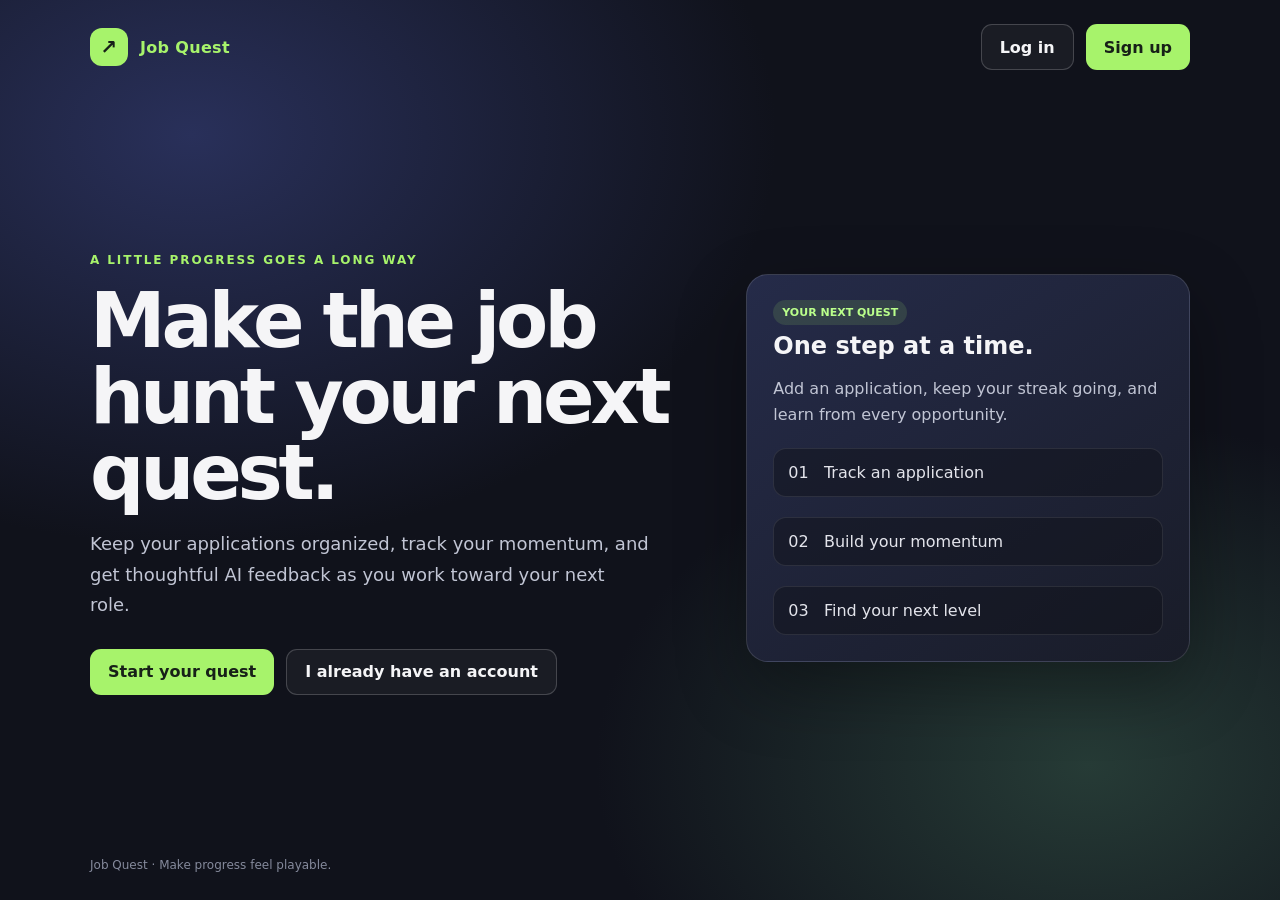
<file: frontend/index.html>
<!doctype html>
<html lang="en">
<head>
  <meta charset="utf-8">
  <meta name="viewport" content="width=device-width, initial-scale=1">
  <title>Job Quest — Make the job hunt your next quest</title>
  <link rel="stylesheet" href="app.css">
</head>
<body class="landing-page">
  <header class="site-header">
    <a class="brand" href="index.html" aria-label="Job Quest home">
      <span class="brand-mark" aria-hidden="true">↗</span>
      <span>Job Quest</span>
    </a>

    <nav class="nav-links" aria-label="Account">
      <a class="button secondary" href="login.html">Log in</a>
      <a class="button" href="register.html">Sign up</a>
    </nav>
  </header>

  <main class="landing">
    <section>
      <p class="eyebrow">A little progress goes a long way</p>
      <h1>Make the job hunt your next quest.</h1>
      <p class="landing-copy">
        Keep your applications organized, track your momentum, and get
        thoughtful AI feedback as you work toward your next role.
      </p>
      <div class="landing-actions">
        <a class="button" href="register.html">Start your quest</a>
        <a class="button secondary" href="login.html">I already have an account</a>
      </div>
    </section>

    <aside class="landing-card" aria-label="A preview of Job Quest">
      <span class="badge">YOUR NEXT QUEST</span>
      <h2>One step at a time.</h2>
      <p>
        Add an application, keep your streak going, and learn from every
        opportunity.
      </p>
      <div class="quest-step">01 &nbsp; Track an application</div>
      <div class="quest-step">02 &nbsp; Build your momentum</div>
      <div class="quest-step">03 &nbsp; Find your next level</div>
    </aside>
  </main>

  <footer class="site-footer">
    Job Quest · Make progress feel playable.
  </footer>
</body>
</html>
</file>
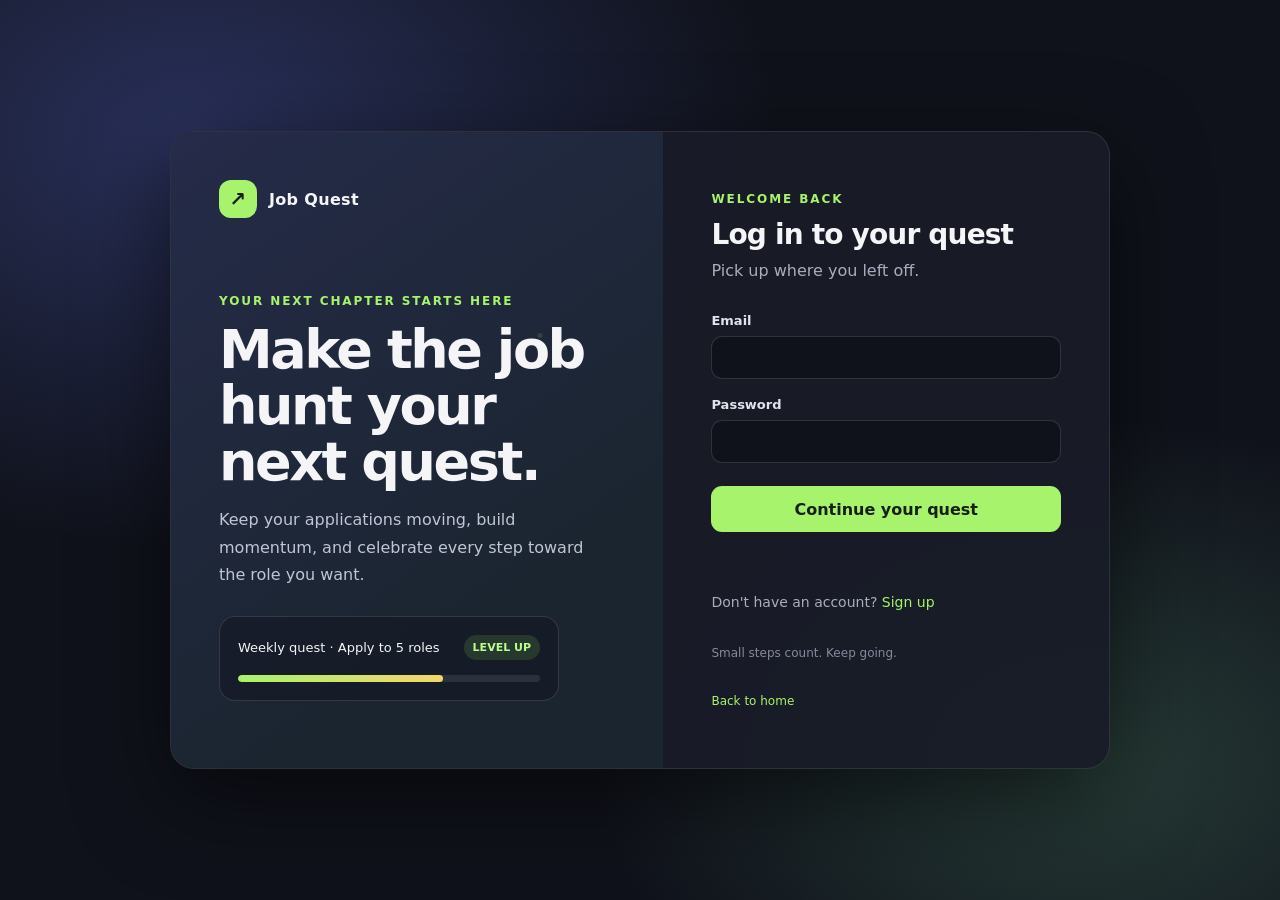
<file: frontend/dashboard.html>
<!doctype html>
<html lang="en">
<head>
  <meta charset="utf-8">
  <meta name="viewport" content="width=device-width, initial-scale=1">
  <title>Job Quest — Quest board</title>
  <link rel="stylesheet" href="app.css">
  <script src="config.js" defer></script>
  <script src="dashboard.js" defer></script>
</head>
<body class="dashboard-page">
  <header class="dashboard-header">
    <a class="brand" href="dashboard.html" aria-label="Job Quest quest board">
      <span class="brand-mark" aria-hidden="true">↗</span>
      <span>Job Quest</span>
    </a>
    <div class="account-actions">
      <span class="account-chip">
        <span class="account-avatar" aria-hidden="true">⚔</span>
        <span id="signed-in-email">Adventurer</span>
      </span>
      <button id="logout-button" class="button secondary" type="button">Log out</button>
    </div>
  </header>

  <main class="dashboard-shell">
    <section class="dashboard-welcome">
      <div>
        <p class="eyebrow">Your quest board</p>
        <h1>Every application moves you forward.</h1>
      </div>
      <img
        class="welcome-adventurer"
        src="quest-adventurer.svg"
        alt=""
        aria-hidden="true"
      >
      <p>Keep your momentum, track your opportunities, and celebrate each step.</p>
    </section>

    <p id="dashboard-message" class="dashboard-message" role="status" aria-live="polite">
      Loading your quest…
    </p>

    <section class="stats-grid" aria-label="Your progress">
      <article class="stat-card title-stat">
        <span class="stat-label">Current title</span>
        <strong id="current-title" class="stat-value">Loading…</strong>
        <span id="titles-unlocked" class="stat-note"></span>
      </article>

      <article class="stat-card level-stat">
        <div class="level-heading">
          <div>
            <span class="stat-label">Hero level</span>
            <strong id="current-level" class="stat-value">—</strong>
          </div>
          <span class="level-icon" aria-hidden="true">✦</span>
        </div>
        <div
          id="xp-progress"
          class="xp-track"
          role="progressbar"
          aria-label="XP progress toward next level"
          aria-valuemin="0"
          aria-valuemax="100"
          aria-valuenow="0"
        >
          <div id="xp-fill" class="xp-fill"></div>
        </div>
        <span id="xp-label" class="stat-note">Loading XP…</span>
      </article>

      <article class="stat-card streak-stat">
        <div class="streak-heading">
          <span class="streak-fire" aria-hidden="true">🔥</span>
          <span class="stat-label">Application streak</span>
        </div>
        <strong id="current-streak" class="stat-value">—</strong>
        <span class="stat-note">days of showing up</span>
      </article>
    </section>

    <div class="dashboard-columns">
      <section class="applications-panel" aria-labelledby="applications-title">
        <div class="section-heading">
          <div>
            <p class="eyebrow">Your opportunities</p>
            <h2 id="applications-title">Application collection</h2>
          </div>
          <span id="application-count" class="count-badge">0 quests</span>
        </div>
        <div id="applications-list" class="applications-list" aria-live="polite">
          <p class="empty-state">Loading your applications…</p>
        </div>
      </section>

      <aside class="dashboard-sidebar">
        <section class="dashboard-card cv-card" aria-labelledby="cv-title">
          <span class="card-icon" aria-hidden="true">🎒</span>
          <p class="eyebrow">Quest gear</p>
          <h2 id="cv-title">Your CV</h2>
          <p class="card-copy">
            Upload a text-based PDF to prepare your CV for personalized AI support.
          </p>
          <div id="current-cv" class="current-cv">
            <span class="current-cv-icon" aria-hidden="true">📄</span>
            <div>
              <strong id="current-cv-name">No CV uploaded in this browser yet</strong>
              <a id="current-cv-link" href="#" target="_blank" rel="noopener noreferrer" hidden>
                View current CV
              </a>
            </div>
          </div>
          <form id="cv-form">
            <label>
              Choose a PDF
              <input
                name="cv_file"
                type="file"
                accept=".pdf,application/pdf"
                required
              >
            </label>
            <button class="button" type="submit">Upload CV</button>
          </form>
          <p id="cv-result" class="inline-message" role="status" aria-live="polite"></p>
        </section>

        <section class="dashboard-card add-card" aria-labelledby="add-title">
          <p class="eyebrow">New mission</p>
          <h2 id="add-title">Add an application</h2>
          <form id="application-form">
            <label>
              Company
              <input name="company_name" type="text" maxlength="255" required>
            </label>
            <label>
              Role
              <input name="role" type="text" maxlength="255" required>
            </label>
            <label>
              Job description <span class="optional-label">optional</span>
              <textarea
                name="job_description"
                rows="4"
                minlength="300"
                maxlength="10000"
                placeholder="Add at least 300 characters if you include a description."
              ></textarea>
            </label>
            <button class="button" type="submit">Add to my quests</button>
          </form>
          <p id="application-result" class="inline-message" role="status" aria-live="polite"></p>
        </section>
      </aside>
    </div>
  </main>

  <aside class="ai-widget" aria-label="Job Quest AI companion">
    <section id="ai-panel" class="ai-panel" aria-labelledby="ai-title" hidden>
      <header class="ai-header">
        <span class="ai-mascot" aria-hidden="true">🤖</span>
        <div>
          <h2 id="ai-title">Quest companion</h2>
          <p>Career support, powered by AI</p>
        </div>
        <button id="ai-close" class="ai-close" type="button" aria-label="Close chat">×</button>
      </header>
      <div id="chat-messages" class="chat-messages" aria-live="polite">
        <p class="chat-bubble assistant-bubble">
          Hey, adventurer! Upload your CV, then ask me anything about your job hunt.
        </p>
      </div>
      <form id="chat-form" class="chat-form">
        <label class="visually-hidden" for="chat-input">Message your quest companion</label>
        <textarea
          id="chat-input"
          name="content"
          rows="2"
          maxlength="4000"
          placeholder="Ask a career question… (Enter to send)"
          required
        ></textarea>
        <button class="button" type="submit">Send</button>
      </form>
      <p id="chat-status" class="chat-status" role="status" aria-live="polite"></p>
    </section>
    <button
      id="ai-toggle"
      class="ai-toggle"
      type="button"
      aria-label="Open AI quest companion"
      aria-controls="ai-panel"
      aria-expanded="false"
    >🤖</button>
  </aside>
</body>
</html>
</file>
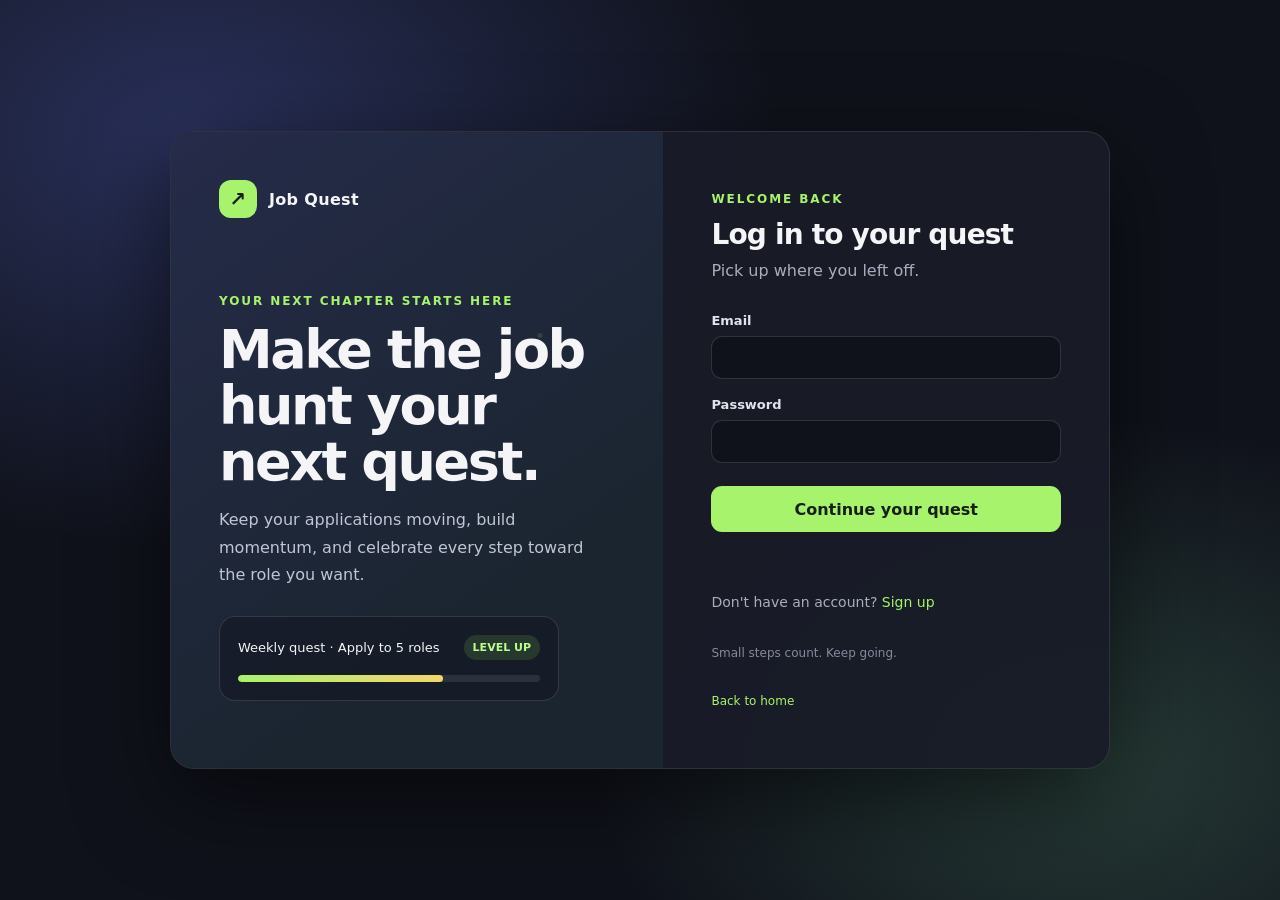
<file: frontend/login.html>
<!doctype html>
<html lang="en">
<head>
  <meta charset="utf-8">
  <meta name="viewport" content="width=device-width, initial-scale=1">
  <title>Job Quest — Log in</title>
  <link rel="stylesheet" href="app.css">
</head>
<body class="auth-page">
  <main class="layout">
    <section class="intro" aria-label="About Job Quest">
      <div class="brand">
        <span class="brand-mark" aria-hidden="true">↗</span>
        <span>Job Quest</span>
      </div>

      <div>
        <p class="eyebrow">Your next chapter starts here</p>
        <h1>Make the job hunt your next quest.</h1>
        <p class="intro-copy">
          Keep your applications moving, build momentum, and celebrate every
          step toward the role you want.
        </p>

        <div class="quest-card" aria-label="Example quest progress">
          <div class="quest-top">
            <span>Weekly quest · Apply to 5 roles</span>
            <span class="badge">LEVEL UP</span>
          </div>
          <div class="progress-track" aria-hidden="true">
            <div class="progress-fill"></div>
          </div>
        </div>
      </div>
    </section>

    <section class="form-panel">
      <p class="eyebrow">Welcome back</p>
      <h2>Log in to your quest</h2>
      <p class="form-hint">Pick up where you left off.</p>

      <form id="login-form">
        <label>
          Email
          <input name="email" type="email" autocomplete="email" required>
        </label>

        <label>
          Password
          <input name="password" type="password" autocomplete="current-password" required>
        </label>

        <button class="button" type="submit">Continue your quest</button>
      </form>

      <p id="result" aria-live="polite"></p>
      <p class="auth-switch">
        Don't have an account? <a href="register.html">Sign up</a>
      </p>
      <p class="footer-note">Small steps count. Keep going.</p>
      <p class="footer-note"><a href="index.html">Back to home</a></p>
    </section>
  </main>

  <script src="config.js"></script>
  <script>
    const form = document.querySelector("#login-form");
    const result = document.querySelector("#result");

    form.addEventListener("submit", async (event) => {
      event.preventDefault();
      result.className = "";
      result.textContent = "Logging in…";

      try {
        const loginResponse = await fetch(`${window.API_URL}/login`, {
          method: "POST",
          headers: {
            "Content-Type": "application/x-www-form-urlencoded"
          },
          body: new URLSearchParams({
            username: form.elements.email.value,
            password: form.elements.password.value
          })
        });

        const loginData = await loginResponse.json();

        if (!loginResponse.ok) {
          result.className = "error";
          result.textContent =
            `Login failed (${loginResponse.status}): ${loginData.detail}`;
          return;
        }

        localStorage.setItem("jobQuestToken", loginData.access_token);
        localStorage.setItem(
          "jobQuestEmail",
          form.elements.email.value.trim().toLowerCase()
        );
        result.className = "success";
        result.textContent = "Login succeeded. Opening your quest board…";
        window.location.href = "dashboard.html";
      } catch (error) {
        console.error(error);
        result.className = "error";
        result.textContent =
          "The request could not be completed. Check the browser console and Network tab.";
      }
    });
  </script>
</body>
</html>
</file>
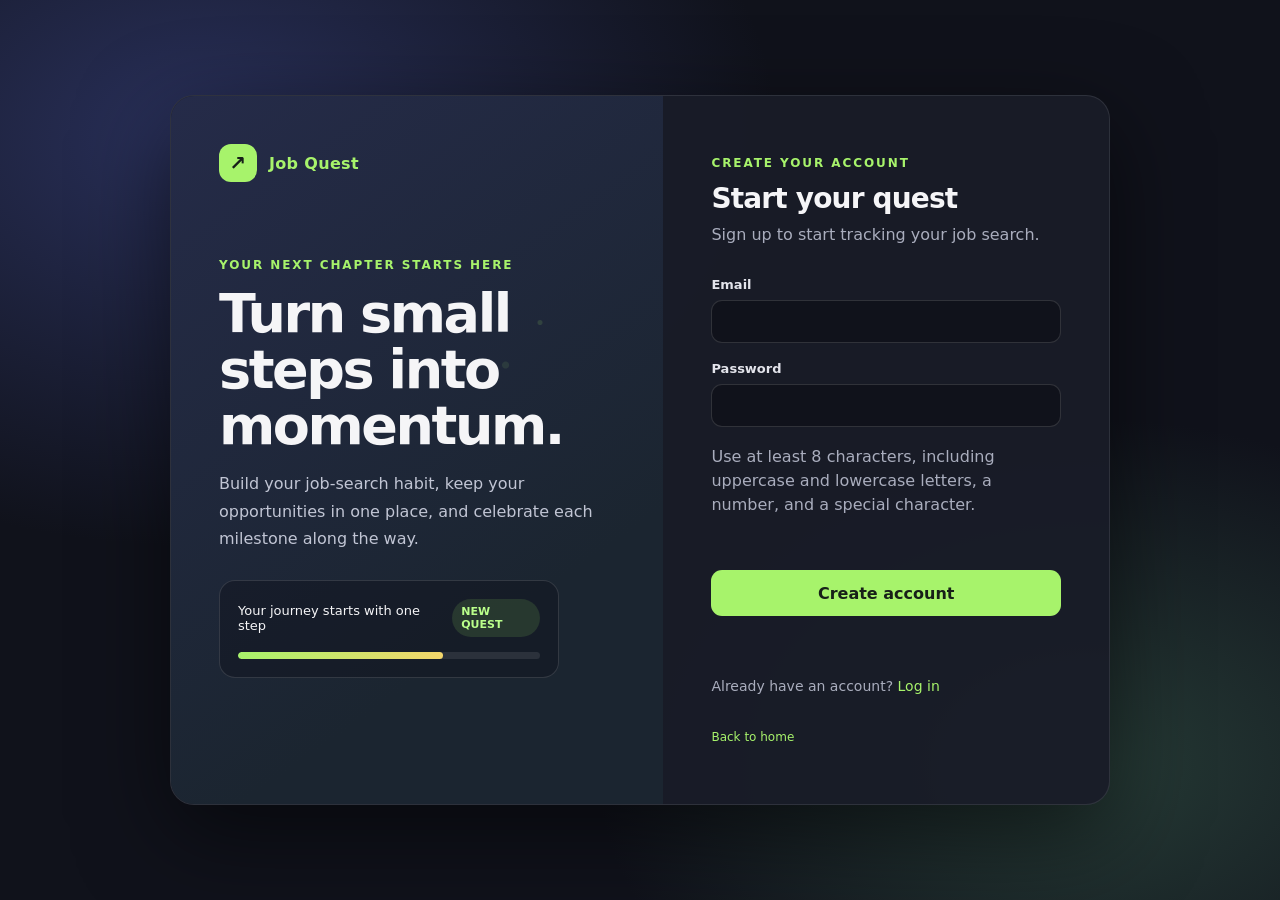
<file: frontend/register.html>
<!doctype html>
<html lang="en">
<head>
  <meta charset="utf-8">
  <meta name="viewport" content="width=device-width, initial-scale=1">
  <title>Job Quest — Sign up</title>
  <link rel="stylesheet" href="app.css">
</head>
<body class="auth-page">
  <main class="layout">
    <section class="intro" aria-label="About Job Quest">
      <a class="brand" href="index.html" aria-label="Job Quest home">
        <span class="brand-mark" aria-hidden="true">↗</span>
        <span>Job Quest</span>
      </a>

      <div>
        <p class="eyebrow">Your next chapter starts here</p>
        <h1>Turn small steps into momentum.</h1>
        <p class="intro-copy">
          Build your job-search habit, keep your opportunities in one place,
          and celebrate each milestone along the way.
        </p>

        <div class="quest-card">
          <div class="quest-top">
            <span>Your journey starts with one step</span>
            <span class="badge">NEW QUEST</span>
          </div>
          <div class="progress-track" aria-hidden="true">
            <div class="progress-fill"></div>
          </div>
        </div>
      </div>
    </section>

    <section class="form-panel">
      <p class="eyebrow">Create your account</p>
      <h2>Start your quest</h2>
      <p class="form-hint">
        Sign up to start tracking your job search.
      </p>

      <form id="register-form">
        <label>
          Email
          <input
            name="email"
            type="email"
            autocomplete="email"
            required
          >
        </label>

        <label>
          Password
          <input
            name="password"
            type="password"
            autocomplete="new-password"
            minlength="8"
            required
          >
        </label>

        <p class="form-hint">
          Use at least 8 characters, including uppercase and lowercase
          letters, a number, and a special character.
        </p>

        <button class="button" type="submit">Create account</button>
      </form>

      <p id="result" aria-live="polite"></p>
      <p class="auth-switch">
        Already have an account? <a href="login.html">Log in</a>
      </p>
      <p class="footer-note"><a href="index.html">Back to home</a></p>
    </section>
  </main>

  <script src="config.js"></script>
  <script>
    const form = document.querySelector("#register-form");
    const result = document.querySelector("#result");
    const submitButton = form.querySelector('button[type="submit"]');

    function formatError(detail) {
      if (Array.isArray(detail)) {
        return detail
          .map((item) => `${item.loc.slice(1).join(".")}: ${item.msg}`)
          .join("; ");
      }

      if (typeof detail === "string") {
        return detail;
      }

      return "Registration failed. Please try again.";
    }

    form.addEventListener("submit", async (event) => {
      event.preventDefault();
      result.className = "";
      result.textContent = "Creating your account…";
      submitButton.disabled = true;

      try {
        const response = await fetch(`${window.API_URL}/register`, {
          method: "POST",
          headers: {
            "Content-Type": "application/json"
          },
          body: JSON.stringify({
            email: form.elements.email.value,
            password: form.elements.password.value
          })
        });

        const data = await response.json();

        if (!response.ok) {
          result.className = "error";
          result.textContent =
            `Could not create account (${response.status}): ${formatError(data.detail)}`;
          return;
        }

        result.className = "success";
        result.textContent =
          `Account created for ${data.email}. You can now log in.`;
        form.reset();
      } catch (error) {
        console.error(error);
        result.className = "error";
        result.textContent =
          "The request could not be completed. Check the browser console and Network tab.";
      } finally {
        submitButton.disabled = false;
      }
    });
  </script>
</body>
</html>
</file>
<file: frontend/app.css>
:root {
  color-scheme: dark;
  font-family: Inter, ui-sans-serif, system-ui, -apple-system, BlinkMacSystemFont, "Segoe UI", sans-serif;
  background: #10121b;
  color: #f5f5f7;
  font-synthesis: none;
  --lime: #a7f36b;
  --muted: #a9adbd;
  --panel: #191c28;
}

* {
  box-sizing: border-box;
}

body {
  min-height: 100vh;
  margin: 0;
  padding: 24px;
  background:
    radial-gradient(ellipse at 15% 15%, #29305a 0, transparent 38%),
    radial-gradient(ellipse at 85% 85%, #263b36 0, transparent 32%),
    #10121b;
}

.auth-page {
  display: grid;
  place-items: center;
}

a {
  color: var(--lime);
  text-decoration: none;
}

a:hover {
  text-decoration: underline;
}

.brand {
  display: flex;
  align-items: center;
  gap: 12px;
  font-weight: 750;
  letter-spacing: 0.02em;
}

.brand-mark {
  width: 38px;
  height: 38px;
  display: grid;
  place-items: center;
  border-radius: 12px;
  background: var(--lime);
  color: #172018;
  font-size: 20px;
}

.eyebrow {
  color: var(--lime);
  font-size: 12px;
  font-weight: 750;
  letter-spacing: 0.16em;
  text-transform: uppercase;
}

.button {
  display: inline-flex;
  min-height: 46px;
  align-items: center;
  justify-content: center;
  padding: 0 18px;
  border: 0;
  border-radius: 11px;
  background: var(--lime);
  color: #172018;
  font: inherit;
  font-weight: 800;
  cursor: pointer;
  transition: transform 160ms ease, filter 160ms ease;
}

.button:hover {
  filter: brightness(1.06);
  text-decoration: none;
  transform: translateY(-2px);
}

.button.secondary {
  border: 1px solid #ffffff30;
  background: #ffffff0b;
  color: #f5f5f7;
}

.button:focus-visible,
a:focus-visible,
input:focus-visible {
  outline: 3px solid #f4d66b;
  outline-offset: 3px;
}

.layout {
  width: min(940px, 100%);
  min-height: 540px;
  margin: 0 auto;
  display: grid;
  grid-template-columns: 1.05fr 0.95fr;
  overflow: hidden;
  border: 1px solid #ffffff18;
  border-radius: 24px;
  background: #191c28ef;
  box-shadow: 0 28px 90px #0008;
}

.intro {
  min-height: 540px;
  padding: 48px;
  display: flex;
  flex-direction: column;
  justify-content: flex-start;
  gap: 64px;
  background:
    radial-gradient(circle at 75% 32%, #a7f36b22 0 2px, transparent 3px),
    radial-gradient(circle at 68% 38%, #a7f36b18 0 3px, transparent 4px),
    linear-gradient(145deg, #252b49, #1b2530 72%);
}

.intro h1 {
  max-width: 420px;
  margin: 14px 0;
  font-size: clamp(36px, 5vw, 54px);
  line-height: 1.04;
  letter-spacing: -0.045em;
}

.intro-copy {
  max-width: 380px;
  color: #c1c5d4;
  line-height: 1.7;
}

.quest-card {
  max-width: 340px;
  margin-top: 28px;
  padding: 18px;
  border: 1px solid #ffffff20;
  border-radius: 16px;
  background: #11152088;
  animation: float 4s ease-in-out infinite;
}

.quest-top {
  display: flex;
  align-items: center;
  justify-content: space-between;
  gap: 12px;
  font-size: 13px;
}

.badge {
  padding: 6px 9px;
  border-radius: 999px;
  background: #a7f36b20;
  color: #baff8b;
  font-size: 11px;
  font-weight: 700;
}

.progress-track {
  height: 7px;
  margin-top: 15px;
  overflow: hidden;
  border-radius: 99px;
  background: #ffffff18;
}

.progress-fill {
  width: 68%;
  height: 100%;
  border-radius: inherit;
  background: linear-gradient(90deg, var(--lime), #f4d66b);
}

.form-panel {
  padding: 48px;
  display: flex;
  flex-direction: column;
  justify-content: center;
}

.form-panel h2 {
  margin: 0 0 8px;
  font-size: 28px;
  letter-spacing: -0.03em;
}

.form-hint {
  margin: 0 0 30px;
  color: var(--muted);
  line-height: 1.5;
}

form {
  display: grid;
  gap: 18px;
}

label {
  display: grid;
  gap: 8px;
  color: #e3e4eb;
  font-size: 13px;
  font-weight: 650;
}

input {
  width: 100%;
  padding: 13px 14px;
  border: 1px solid #ffffff22;
  border-radius: 11px;
  background: #10121b;
  color: #f5f5f7;
  font: inherit;
}

form .button {
  width: 100%;
  margin-top: 5px;
}

[hidden] {
  display: none !important;
}

.cv-panel {
  margin-top: 24px;
  padding: 20px;
  border: 1px solid #ffffff20;
  border-radius: 16px;
  background: linear-gradient(145deg, #202638, #141722);
}

.cv-panel h2 {
  margin: 8px 0;
  font-size: 22px;
  letter-spacing: -0.03em;
}

.cv-panel .form-hint {
  margin-bottom: 18px;
  font-size: 13px;
}

.cv-panel form {
  gap: 14px;
}

.cv-panel input[type="file"] {
  padding: 10px;
  font-size: 12px;
}

#cv-result {
  min-height: 20px;
  margin: 12px 0 0;
  color: #c1c5d4;
  font-size: 13px;
  line-height: 1.5;
}

#cv-result.error {
  color: #ff9c9c;
}

#cv-result.success {
  color: #baff8b;
}

#result {
  min-height: 24px;
  margin: 16px 0 0;
  color: #c1c5d4;
  font-size: 14px;
  line-height: 1.5;
}

#result.error {
  color: #ff9c9c;
}

#result.success {
  color: #baff8b;
}

.auth-switch,
.footer-note {
  margin-top: 22px;
  color: #a9adbd;
  font-size: 14px;
}

.footer-note {
  color: #858a9c;
  font-size: 12px;
}

.landing-page {
  display: flex;
  flex-direction: column;
}

.site-header {
  width: min(1100px, 100%);
  margin: 0 auto;
  display: flex;
  align-items: center;
  justify-content: space-between;
  gap: 20px;
}

.nav-links {
  display: flex;
  align-items: center;
  gap: 12px;
}

.landing {
  width: min(1100px, 100%);
  flex: 1;
  margin: 48px auto 20px;
  display: grid;
  grid-template-columns: 1.15fr 0.85fr;
  align-items: center;
  gap: 56px;
}

.landing h1 {
  max-width: 650px;
  margin: 16px 0;
  font-size: clamp(44px, 7vw, 76px);
  line-height: 1;
  letter-spacing: -0.055em;
}

.landing-copy {
  max-width: 560px;
  color: #c1c5d4;
  font-size: 18px;
  line-height: 1.7;
}

.landing-actions {
  display: flex;
  flex-wrap: wrap;
  gap: 12px;
  margin-top: 28px;
}

.landing-card {
  padding: 26px;
  border: 1px solid #ffffff20;
  border-radius: 22px;
  background: linear-gradient(145deg, #252b49, #191c28);
  box-shadow: 0 25px 70px #0005;
  animation: float 5s ease-in-out infinite;
}

.landing-card h2 {
  margin: 12px 0 8px;
  font-size: 24px;
}

.landing-card p {
  color: #c1c5d4;
  line-height: 1.6;
}

.quest-step {
  margin-top: 20px;
  padding: 14px;
  border: 1px solid #ffffff18;
  border-radius: 13px;
  background: #10121b80;
  color: #e3e4eb;
}

.site-footer {
  width: min(1100px, 100%);
  margin: 0 auto;
  padding: 20px 0 4px;
  color: #858a9c;
  font-size: 12px;
}

.dashboard-page {
  padding: 28px;
}

.dashboard-header,
.dashboard-shell {
  width: min(1180px, 100%);
  margin: 0 auto;
}

.dashboard-header {
  display: flex;
  align-items: center;
  justify-content: space-between;
  gap: 20px;
}

.account-actions,
.account-chip {
  display: flex;
  align-items: center;
}

.account-actions {
  gap: 14px;
}

.account-chip {
  max-width: min(360px, 42vw);
  gap: 9px;
  padding: 7px 12px 7px 7px;
  border: 1px solid #ffffff20;
  border-radius: 999px;
  background: #ffffff08;
  color: #d7d9e3;
  font-size: 13px;
}

.account-chip > span:last-child {
  overflow: hidden;
  text-overflow: ellipsis;
  white-space: nowrap;
}

.account-avatar {
  width: 30px;
  height: 30px;
  display: grid;
  flex: none;
  place-items: center;
  border-radius: 50%;
  background: #a7f36b20;
  color: var(--lime);
}

.dashboard-shell {
  padding: 48px 0 28px;
}

.dashboard-welcome {
  position: relative;
  display: flex;
  align-items: end;
  justify-content: space-between;
  gap: 30px;
  margin-bottom: 24px;
}

.welcome-adventurer {
  width: 82px;
  height: 104px;
  flex: none;
  object-fit: contain;
  filter: drop-shadow(0 8px 14px #0006);
  animation: adventurer-bob 3s ease-in-out infinite;
}

.dashboard-welcome h1 {
  max-width: 720px;
  margin: 10px 0 0;
  font-size: clamp(32px, 5vw, 52px);
  line-height: 1.05;
  letter-spacing: -0.045em;
}

.dashboard-welcome > p {
  max-width: 310px;
  margin: 0 0 4px;
  color: #c1c5d4;
  line-height: 1.6;
}

.dashboard-message,
.inline-message {
  min-height: 22px;
  color: #a9adbd;
  font-size: 14px;
  line-height: 1.5;
}

.dashboard-message {
  margin: 0 0 16px;
}

.dashboard-message.success,
.inline-message.success {
  color: #baff8b;
}

.dashboard-message.error,
.inline-message.error {
  color: #ff9c9c;
}

.stats-grid {
  display: grid;
  grid-template-columns: repeat(3, minmax(0, 1fr));
  gap: 16px;
  margin-bottom: 28px;
}

.stat-card,
.dashboard-card,
.applications-panel {
  border: 1px solid #ffffff1c;
  border-radius: 18px;
  background: linear-gradient(145deg, #202638, #171a25);
  box-shadow: 0 18px 50px #0002;
}

.stat-card {
  min-height: 150px;
  padding: 22px;
  display: flex;
  flex-direction: column;
  justify-content: center;
}

.stat-label,
.stat-note {
  color: #a9adbd;
  font-size: 13px;
}

.stat-value {
  display: block;
  margin: 8px 0 5px;
  font-size: clamp(22px, 3vw, 30px);
  letter-spacing: -0.035em;
}

.title-stat .stat-value {
  color: var(--lime);
}

.level-heading {
  display: flex;
  align-items: center;
  justify-content: space-between;
}

.level-icon {
  width: 42px;
  height: 42px;
  display: grid;
  place-items: center;
  border-radius: 14px;
  background: #a7f36b20;
  color: var(--lime);
  font-size: 22px;
}

.xp-track {
  height: 9px;
  margin: 11px 0 8px;
  overflow: hidden;
  border-radius: 99px;
  background: #ffffff18;
}

.xp-fill {
  width: 0;
  height: 100%;
  border-radius: inherit;
  background: linear-gradient(90deg, var(--lime), #f4d66b);
  transition: width 450ms ease;
}

.dashboard-columns {
  display: grid;
  grid-template-columns: minmax(0, 1.35fr) minmax(300px, 0.8fr);
  align-items: start;
  gap: 20px;
}

.applications-panel {
  padding: 20px;
}

.section-heading {
  display: flex;
  align-items: center;
  justify-content: space-between;
  gap: 16px;
  margin-bottom: 20px;
}

.section-heading .eyebrow {
  margin: 0 0 8px;
}

.section-heading h2,
.dashboard-card h2 {
  margin: 0;
  font-size: 22px;
  letter-spacing: -0.03em;
}

.count-badge {
  flex: none;
  padding: 7px 10px;
  border-radius: 999px;
  background: #a7f36b20;
  color: #baff8b;
  font-size: 12px;
  font-weight: 750;
}

.applications-list {
  display: grid;
  gap: 9px;
}

.application-card {
  padding: 13px 15px;
  border: 1px solid #ffffff18;
  border-radius: 13px;
  background: #1115208c;
}

.application-card-header {
  display: flex;
  align-items: start;
  justify-content: space-between;
  gap: 12px;
}

.application-card h3 {
  margin: 0;
  font-size: 15px;
}

.application-role,
.application-date {
  margin: 3px 0 0;
  color: #a9adbd;
  font-size: 12px;
}

.application-date {
  margin-top: 8px;
}

.status-badge {
  flex: none;
  padding: 5px 8px;
  border-radius: 999px;
  background: #ffffff12;
  color: #e3e4eb;
  font-size: 11px;
  font-weight: 750;
}

.status-interview,
.status-offer {
  background: #a7f36b20;
  color: #baff8b;
}

.status-rejected {
  background: #ff9c9c20;
  color: #ffb6b6;
}

.application-controls {
  display: grid;
  grid-template-columns: minmax(0, 1fr) auto auto;
  align-items: center;
  gap: 7px;
  margin-top: 11px;
}

.status-select,
textarea {
  min-width: 0;
  padding: 8px 10px;
  border: 1px solid #ffffff22;
  border-radius: 10px;
  background: #10121b;
  color: #f5f5f7;
  font: inherit;
}

.status-select {
  width: 100%;
}

.small-button {
  min-height: 36px;
  padding: 0 10px;
  font-size: 12px;
}

.text-button {
  min-height: 36px;
  padding: 0 8px;
  border: 0;
  background: transparent;
  color: #ffaaaa;
  font: inherit;
  font-size: 12px;
  cursor: pointer;
}

.text-button:hover {
  text-decoration: underline;
}

.description-editor {
  margin-top: 10px;
  overflow: hidden;
  border: 1px solid #ffffff16;
  border-radius: 12px;
  background: #171b27;
}

.description-editor > summary,
.analysis-details > summary {
  display: flex;
  align-items: center;
  gap: 9px;
  list-style: none;
  cursor: pointer;
}

.description-editor > summary::-webkit-details-marker,
.analysis-details > summary::-webkit-details-marker {
  display: none;
}

.description-editor > summary::before,
.analysis-details > summary::before {
  content: "＋";
  width: 20px;
  height: 20px;
  display: inline-grid;
  flex: none;
  place-items: center;
  border-radius: 6px;
  background: #a7f36b18;
  color: var(--lime);
  font-size: 14px;
  transition: transform 160ms ease;
}

.description-editor[open] > summary::before,
.analysis-details[open] > summary::before {
  content: "−";
}

.description-editor > summary {
  padding: 11px 13px;
  color: #dfe2ec;
  font-size: 12px;
  font-weight: 700;
}

.description-editor > summary:hover,
.analysis-details > summary:hover {
  color: var(--lime);
}

.description-form {
  display: grid;
  gap: 11px;
  padding: 0 13px 13px;
}

.description-form label {
  gap: 7px;
  color: #b7bbca;
  font-size: 11px;
}

.description-form textarea {
  width: 100%;
  min-height: 120px;
  padding: 11px;
  border-color: #ffffff20;
  background: #10131d;
  color: #f5f5f7;
  font-size: 12px;
  line-height: 1.55;
  resize: vertical;
}

.description-form textarea:focus,
.status-select:focus {
  border-color: #a7f36b88;
  outline: 3px solid #a7f36b1c;
}

.description-form .small-button {
  justify-self: start;
}

.empty-state {
  margin: 0;
  padding: 24px 16px;
  border: 1px dashed #ffffff2a;
  border-radius: 14px;
  color: #a9adbd;
  line-height: 1.6;
  text-align: center;
}

.dashboard-sidebar {
  display: grid;
  gap: 16px;
}

.dashboard-card {
  padding: 22px;
}

.card-icon {
  display: inline-grid;
  width: 42px;
  height: 42px;
  margin-bottom: 14px;
  place-items: center;
  border-radius: 14px;
  background: #a7f36b20;
  font-size: 22px;
}

.dashboard-card .eyebrow {
  margin: 0 0 8px;
}

.card-copy {
  margin: 10px 0 18px;
  color: #a9adbd;
  font-size: 13px;
  line-height: 1.6;
}

.dashboard-card form {
  gap: 13px;
}

.dashboard-card label {
  font-size: 12px;
}

.dashboard-card input[type="file"],
.dashboard-card input[type="text"],
.dashboard-card textarea {
  width: 100%;
  padding: 11px;
  border: 1px solid #ffffff22;
  border-radius: 10px;
  background: #10121b;
  color: #f5f5f7;
  font: inherit;
  font-size: 13px;
}

.dashboard-card input[type="file"] {
  font-size: 11px;
}

.current-cv {
  display: flex;
  align-items: center;
  gap: 11px;
  margin: 0 0 17px;
  padding: 12px;
  border: 1px solid #a7f36b30;
  border-radius: 12px;
  background: #a7f36b0d;
}

.current-cv-icon {
  width: 36px;
  height: 36px;
  display: grid;
  flex: none;
  place-items: center;
  border-radius: 10px;
  background: #a7f36b20;
}

.current-cv strong,
.current-cv a {
  display: block;
  overflow-wrap: anywhere;
  font-size: 12px;
}

.current-cv strong {
  color: #e3e4eb;
}

.current-cv a {
  margin-top: 5px;
}

.dashboard-card input[type="file"]::file-selector-button,
.dashboard-card input[type="file"]::-webkit-file-upload-button {
  margin-right: 10px;
  padding: 8px 11px;
  border: 0;
  border-radius: 8px;
  background: var(--lime);
  color: #172018;
  font: inherit;
  font-weight: 750;
  cursor: pointer;
}

.dashboard-card textarea {
  resize: vertical;
  line-height: 1.5;
}

.dashboard-card .button {
  width: 100%;
  min-height: 42px;
  font-size: 13px;
}

.optional-label {
  color: #858a9c;
  font-weight: 400;
}

.inline-message {
  margin: 12px 0 0;
  font-size: 12px;
}

.inline-message:empty {
  display: none;
}

.streak-heading {
  display: flex;
  align-items: center;
  gap: 9px;
}

.streak-fire {
  font-size: 20px;
}

.ai-widget {
  position: fixed;
  right: 24px;
  bottom: 24px;
  z-index: 5;
}

.ai-toggle {
  width: 62px;
  height: 62px;
  display: grid;
  place-items: center;
  border: 1px solid #d5ffb755;
  border-radius: 50%;
  background: var(--lime);
  box-shadow: 0 10px 32px #0007;
  font-size: 28px;
  cursor: pointer;
  transition: transform 160ms ease, filter 160ms ease;
}

.ai-toggle:hover {
  filter: brightness(1.06);
  transform: translateY(-3px);
}

.ai-panel {
  position: absolute;
  right: 0;
  bottom: 78px;
  width: min(370px, calc(100vw - 36px));
  height: min(520px, calc(100vh - 130px));
  min-height: 340px;
  display: flex;
  flex-direction: column;
  overflow: hidden;
  border: 1px solid #ffffff25;
  border-radius: 20px;
  background: #191c28;
  box-shadow: 0 22px 65px #0009;
}

.ai-panel[hidden] {
  display: none;
}

.ai-header {
  display: flex;
  align-items: center;
  gap: 11px;
  padding: 15px;
  border-bottom: 1px solid #ffffff16;
  background: linear-gradient(120deg, #252b49, #1d2730);
}

.ai-mascot {
  width: 42px;
  height: 42px;
  display: grid;
  flex: none;
  place-items: center;
  border-radius: 14px;
  background: #a7f36b20;
  font-size: 22px;
}

.ai-header h2 {
  margin: 0;
  font-size: 15px;
}

.ai-header p {
  margin: 4px 0 0;
  color: #a9adbd;
  font-size: 11px;
}

.ai-close {
  width: 32px;
  height: 32px;
  margin-left: auto;
  border: 0;
  border-radius: 9px;
  background: #ffffff10;
  color: #f5f5f7;
  font-size: 22px;
  cursor: pointer;
}

.chat-messages {
  flex: 1;
  display: flex;
  flex-direction: column;
  gap: 10px;
  overflow-y: auto;
  padding: 15px;
}

.chat-bubble {
  max-width: 88%;
  margin: 0;
  padding: 11px 13px;
  border: 1px solid #ffffff15;
  border-radius: 14px 14px 14px 4px;
  background: #ffffff0b;
  color: #e3e4eb;
  font-size: 13px;
  line-height: 1.55;
  white-space: pre-wrap;
  overflow-wrap: anywhere;
}

.chat-error {
  border-color: #ff9c9c40;
  color: #ffb6b6;
}

.user-bubble {
  align-self: flex-end;
  border-color: #a7f36b30;
  border-radius: 14px 14px 4px 14px;
  background: #a7f36b18;
}

.chat-form {
  display: grid;
  grid-template-columns: 1fr auto;
  align-items: end;
  gap: 8px;
  padding: 12px;
  border-top: 1px solid #ffffff16;
}

.chat-form textarea {
  width: 100%;
  resize: none;
  border: 1px solid #ffffff22;
  border-radius: 10px;
  background: #10121b;
  color: #f5f5f7;
  font: inherit;
  font-size: 13px;
}

.chat-form .button {
  min-height: 40px;
  padding: 0 13px;
  font-size: 12px;
}

.chat-status {
  min-height: 18px;
  margin: 0;
  padding: 0 14px 8px;
  color: #a9adbd;
  font-size: 11px;
}

.chat-status.error {
  color: #ff9c9c;
}

.analysis-button {
  margin-top: 9px;
}

.analysis-button.is-loading::before {
  content: "✦";
  display: inline-block;
  margin-right: 7px;
  animation: quest-spin 1.2s linear infinite;
}

.analysis-details {
  margin-top: 10px;
  padding: 11px;
  border: 1px solid #ffffff18;
  border-radius: 13px;
  background: #161a25;
}

.analysis-details summary {
  color: var(--lime);
  font-weight: 750;
  font-size: 13px;
}

.analysis-details h4 {
  margin: 12px 0 5px;
  color: #e3e4eb;
  font-size: 13px;
}

.analysis-details p,
.analysis-details li {
  color: #b7bbca;
  font-size: 12px;
  line-height: 1.55;
}

.analysis-details ul {
  margin: 6px 0 0;
  padding-left: 18px;
}

.fit-badge {
  display: inline-block;
  margin-top: 10px;
  padding: 5px 8px;
  border-radius: 999px;
  background: #ffffff12;
  font-size: 11px;
  font-weight: 750;
  text-transform: capitalize;
}

.fit-strong {
  color: #baff8b;
}

.fit-partial {
  color: #f4d66b;
}

.fit-weak {
  color: #ffaaaa;
}

.visually-hidden {
  position: absolute;
  width: 1px;
  height: 1px;
  padding: 0;
  margin: -1px;
  overflow: hidden;
  clip: rect(0, 0, 0, 0);
  white-space: nowrap;
  border: 0;
}

button:disabled {
  cursor: pointer;
  opacity: 0.65;
  transform: none;
}

@keyframes quest-spin {
  to { transform: rotate(360deg); }
}

@keyframes adventurer-bob {
  0%, 100% { transform: translateY(0); }
  50% { transform: translateY(-4px); }
}

@keyframes float {
  0%, 100% { transform: translateY(0); }
  50% { transform: translateY(-5px); }
}

@media (max-width: 720px) {
  body {
    padding: 16px;
  }

  .layout {
    min-height: 0;
    margin: 0 auto;
    grid-template-columns: 1fr;
  }

  .intro {
    min-height: 330px;
    padding: 30px;
    gap: 42px;
  }

  .form-panel {
    padding: 34px 30px;
  }

  .landing {
    margin-top: 60px;
    grid-template-columns: 1fr;
    gap: 36px;
  }

  .dashboard-page {
    padding: 18px;
  }

  .dashboard-shell {
    padding-top: 34px;
  }

  .dashboard-welcome {
    align-items: start;
    flex-wrap: wrap;
    gap: 10px;
  }

  .welcome-adventurer {
    width: 60px;
    height: 76px;
    margin-left: auto;
  }

  .dashboard-welcome > p {
    max-width: 520px;
  }

  .stats-grid {
    grid-template-columns: 1fr;
    align-items: flex-start;
  }

  .account-actions {
    align-items: flex-end;
    flex-direction: column-reverse;
    gap: 8px;
  }

  .account-chip {
    max-width: 55vw;
  }

  .dashboard-header .button {
    min-height: 38px;
    padding: 0 12px;
    font-size: 12px;
  }

  .dashboard-header {
    gap: 12px;
  }

  .stat-card {
    min-height: 128px;
  }

  .dashboard-columns {
    grid-template-columns: 1fr;
  }

  .ai-widget {
    right: 16px;
    bottom: 16px;
  }

  .ai-panel {
    right: -2px;
    bottom: 74px;
  }

  .applications-panel {
    padding: 15px;
  }
}

@media (max-width: 480px) {
  .application-controls {
    grid-template-columns: minmax(0, 1fr) auto;
  }

  .application-controls .status-select {
    grid-column: 1 / -1;
  }
}

@media (prefers-reduced-motion: reduce) {
  *,
  *::before,
  *::after {
    animation-duration: 0.01ms !important;
    transition-duration: 0.01ms !important;
  }

  .welcome-adventurer {
    animation: none;
  }
}
</file>
